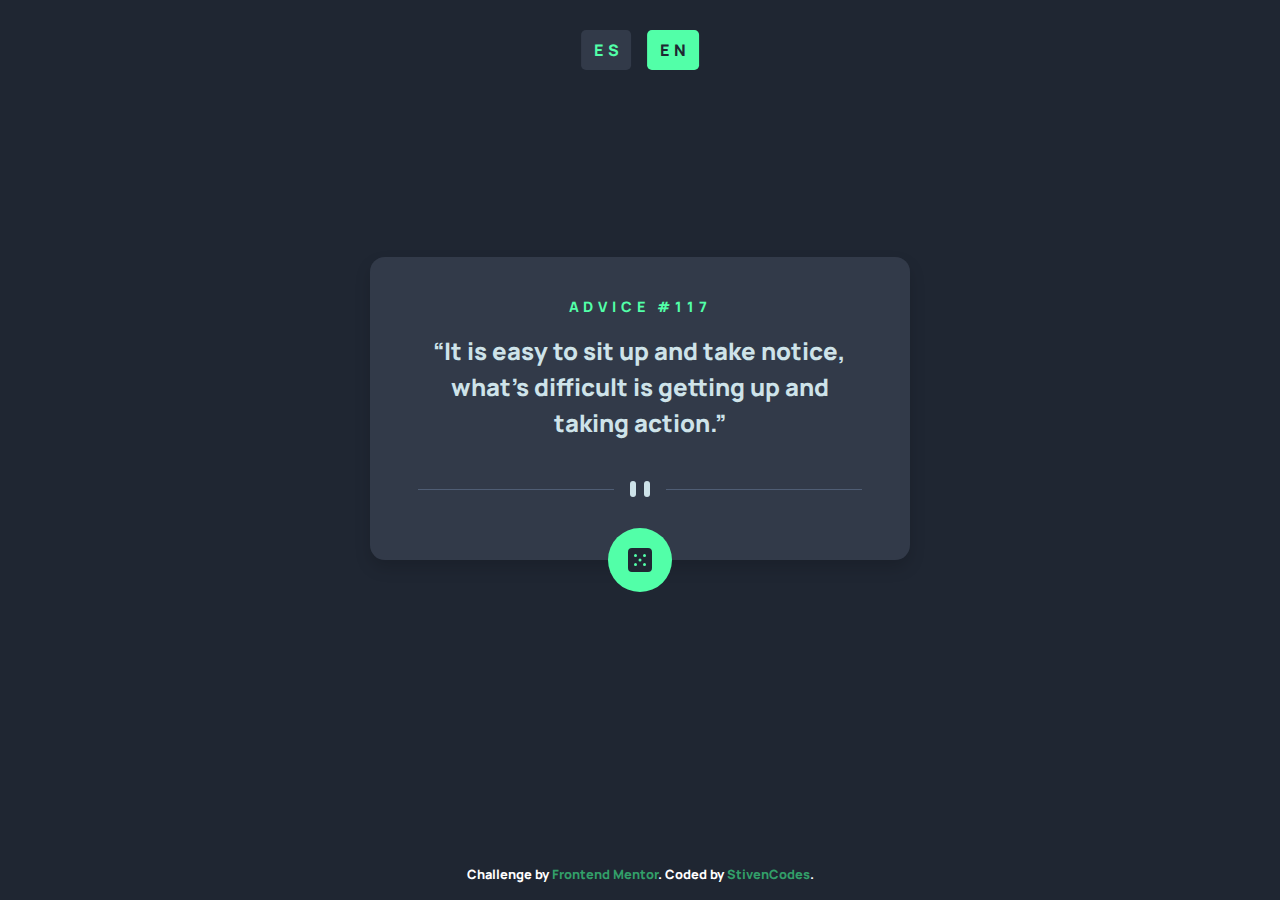
<file: advice-generator-app-main/index.html>
<!DOCTYPE html>
<html lang="en">
	<head>
		<meta charset="UTF-8" />
		<meta name="viewport" content="width=device-width, initial-scale=1.0" />
		<meta name="Author" lang="en" content="StivenCodess" />
		<meta
			name="keywwords"
			content="frontendmentor,
			Frontend,
			Advice generator app,
			StivenCodes,
			StivenCodess,
			Stiven"
		/>
		<meta
			name="description"
			content="Intro component with sign up form Frontendmentor by StivenCodess"
		/>
		<meta name="copyright" content="Copyright © StivenCodess" />
		<link rel="icon" type="image/png" sizes="32x32" href="./images/favicon-32x32.png" />
		<title>Frontend Mentor | Advice generator app</title>
		<link rel="stylesheet" href="reset.css" />
		<link rel="stylesheet" href="index.css" />
		<script defer src="main.js"></script>
	</head>
	<body>
		<div class="language__container" role="article">
			<span class="spanish" role="button">es</span>
			<span class="english active" role="button">en</span>
		</div>
		<main>
			<h1>Advice #<span class="id__advice">117</span></h1>

			<p class="advice">
				“It is easy to sit up and take notice, what's difficult is getting up and taking
				action.”
			</p>
			<picture class="pattern__container">
				<source media="(max-width:500px)" srcset="/images/pattern-divider-mobile.svg" />
				<img src="images/pattern-divider-desktop.svg" alt="pattern" />
			</picture>
			<button class="button" type="button">
				<img src="images/icon-dice.svg" width="24" height="24" alt="icon dice" />
			</button>
		</main>
		<footer class="attribution">
			Challenge by
			<a
				href="https://www.frontendmentor.io/challenges/advice-generator-app-QdUG-13db"
				target="_blank"
				>Frontend Mentor</a
			>. Coded by
			<a href="https://github.com/StivenCodess" target="_blank">StivenCodes</a>.
		</footer>
	</body>
</html>

<!--  -->
</file>
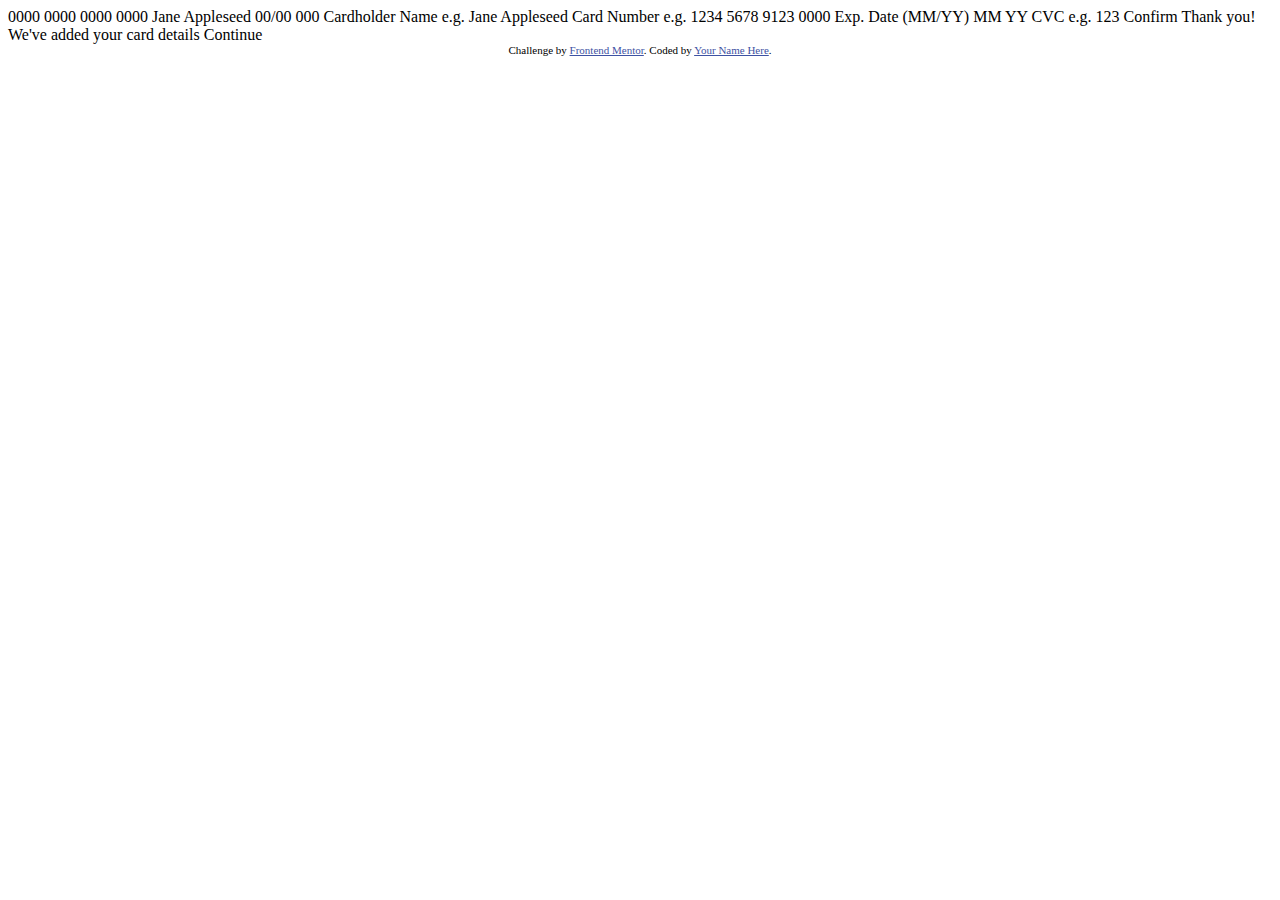
<file: interactive-card-details-form-main/index.html>
<!DOCTYPE html>
<html lang="en">
<head>
  <meta charset="UTF-8">
  <meta name="viewport" content="width=device-width, initial-scale=1.0"> <!-- displays site properly based on user's device -->

  <link rel="icon" type="image/png" sizes="32x32" href="./images/favicon-32x32.png">
  
  <title>Frontend Mentor | Interactive card details form</title>

  <!-- Feel free to remove these styles or customise in your own stylesheet 👍 -->
  <style>
    .attribution { font-size: 11px; text-align: center; }
    .attribution a { color: hsl(228, 45%, 44%); }
  </style>
</head>
<body>

  0000 0000 0000 0000
  Jane Appleseed
  00/00

  000

  Cardholder Name
  e.g. Jane Appleseed

  Card Number
  e.g. 1234 5678 9123 0000

  Exp. Date (MM/YY)
  MM
  YY

  CVC
  e.g. 123

  Confirm

  <!-- Completed state start -->

  Thank you!
  We've added your card details
  Continue
  
  <div class="attribution">
    Challenge by <a href="https://www.frontendmentor.io?ref=challenge" target="_blank">Frontend Mentor</a>. 
    Coded by <a href="#">Your Name Here</a>.
  </div>
</body>
</html>
</file>
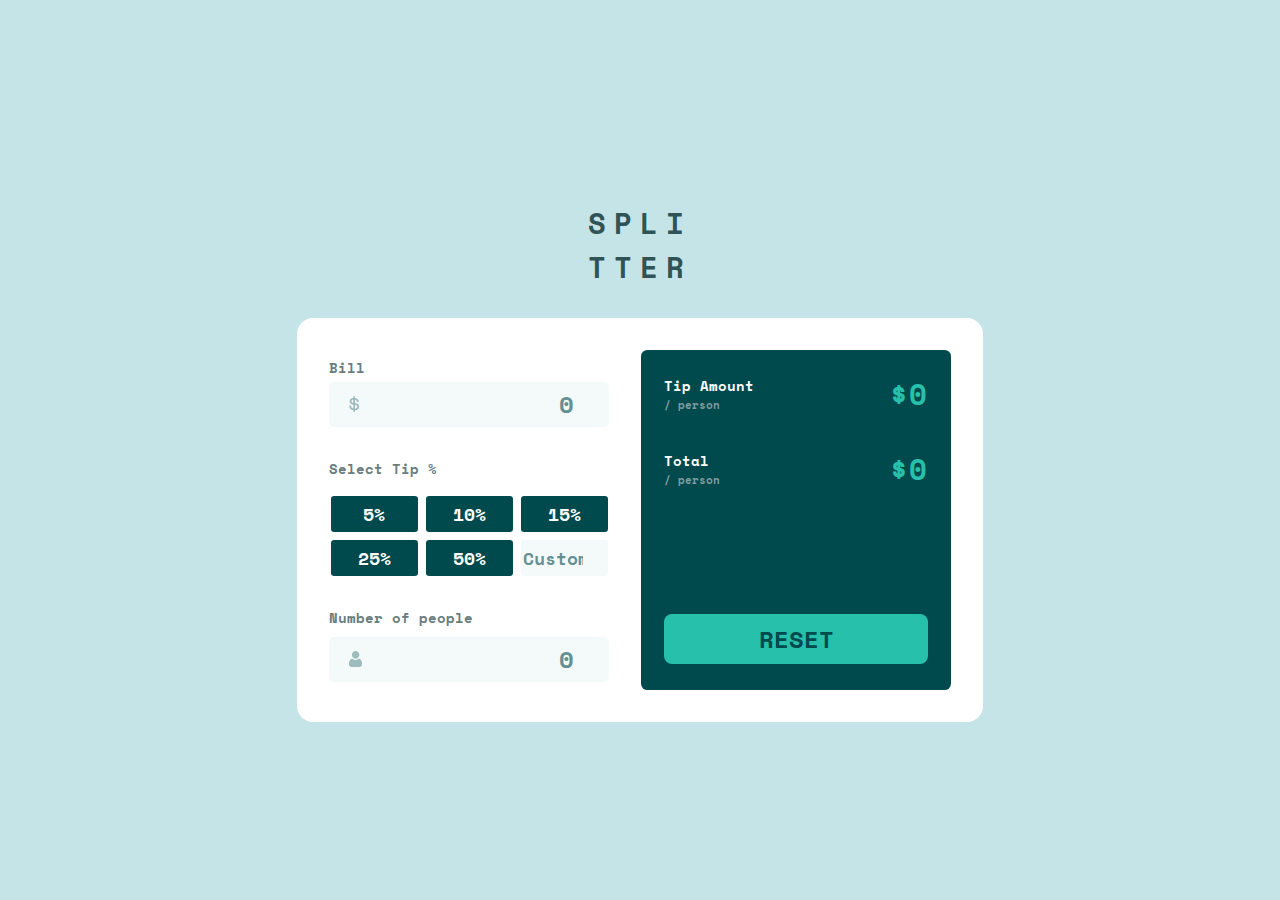
<file: tip-calculator-app-main/index.html>
<!DOCTYPE html>
<html lang="en">
	<head>
		<meta charset="UTF-8" />
		<meta name="viewport" content="width=device-width, initial-scale=1.0" />
		<meta name="Author" lang="en" content="StivenCodess" />
		<meta
			name="keywwords"
			content="frontendmentor,
			Frontend,
			Tip calculator app,
			StivenCodes,
			StivenCodess,
			Stiven"
		/>
		<meta
			name="description"
			content="Tip calculator app Frontendmentor by StivenCodess"
		/>
		<meta name="copyright" content="Copyright © StivenCodess" />
		<link rel="icon" type="image/png" sizes="32x32" href="./images/favicon-32x32.png" />
		<title>Frontend Mentor | Tip calculator app</title>
		<link rel="stylesheet" href="css/reset.css" />
		<link rel="stylesheet" href="css/index.css" />
		<script defer src="main.js"></script>
	</head>
	<body>
		<main>
			<h1>Spli<span>tter</span></h1>
			<section class="tip__container">
				<article class="left__container">
					<article class="bill__container">
						<h2>Bill</h2>
						<div class="input">
							<img src="images/icon-dollar.svg" alt="dollar icon" />
							<input
								class="tip__bill"
								type="number"
								name="bill_value"
								placeholder="0"
								id="bill-input"
							/>
						</div>
					</article>
					<article class="select__container">
						<h2>Select Tip %</h2>
						<div class="select__container__buttons">
							<button type="button">5%</button>
							<button type="button">10%</button>
							<button type="button">15%</button>
							<button type="button">25%</button>
							<button type="button">50%</button>
							<input
								type="number"
								placeholder="Custom"
								name="percentage"
								class="select__custom"
								id="custom-input"
							/>
						</div>
					</article>
					<article class="number__people__container">
						<h2>Number of people</h2>
						<div class="input number__people">
							<span class="error__msg">Can't be Zero</span>
							<img src="images/icon-person.svg" alt="dollar icon" />
							<input
								class="tip__bill"
								type="number"
								name="number_people"
								placeholder="0"
								id="people-input"
							/>
						</div>
					</article>
				</article>
				<article class="results__container">
					<div class="wrap">
						<div class="tip__amount__container">
							<h3>Tip Amount <span class="person">/ person</span></h3>
							<span class="tip__amount" id="tip-amount"> $0 </span>
						</div>
						<div class="total__amount__container">
							<h3>Total <span class="person">/ person</span></h3>
							<span class="total__amount" id="total"> $0 </span>
						</div>
					</div>
					<button class="reset__btn" id="reset-button" type="button">Reset</button>
				</article>
			</section>
		</main>
	</body>
</html>
<!-- <footer class="attribution">
			Challenge by
			<a
				href="https://www.frontendmentor.io/challenges/tip-calculator-app-ugJNGbJUX"
				target="_blank"
				>Frontend Mentor</a
			>. Coded by
			<a href="https://github.com/StivenCodess" target="_blank">StivenCodes</a>.
		</footer> -->
</file>
<file: advice-generator-app-main/index.css>
@font-face {
	font-family: "Manrope";
	src: url(font/Manrope-ExtraBold.ttf) format("truetype");
	font-display: swap;
	font-weight: 800;
}

:root {
	/* Primary */
	--light-Cyan: hsl(193, 38%, 86%);
	--neon-Green: hsl(150, 100%, 66%);

	/* Neutral */
	--grayish-Blue: hsl(217, 19%, 38%);
	--dark-Grayish-Blue: hsl(217, 19%, 24%);
	--dark-Blue: hsl(218, 23%, 16%);

	/* Font */
	--font: "Manrope", sans-serif;
}
body {
	font-family: var(--font);
	background-color: var(--dark-Blue);
	display: grid;
	grid-template-rows: 1fr auto;
	justify-items: center;
	align-items: center;
}
main {
	background-color: var(--dark-Grayish-Blue);
	display: flex;
	flex-direction: column;
	align-items: center;
	justify-content: center;
	padding: 39px 10px;
	border-radius: 0.93rem;
	width: 21.37rem;
	gap: 0.625rem;
	position: relative;
	box-shadow: 0px 8px 16px rgba(0, 0, 0, 0.15);
	max-height: 360px;
}
h1,
span {
	font-size: 0.75rem;
	text-transform: uppercase;
	color: var(--neon-Green);
	letter-spacing: 0.3rem;
}
p {
	font-size: 1.5rem;
	color: var(--light-Cyan);
	width: 18.8rem;
}

h1,
span,
p {
	text-align: center;
}

.pattern__container {
	margin: 1rem 0 1.5rem;
}

button {
	display: grid;
	align-items: center;
	justify-content: center;
	width: 4rem;
	height: 4rem;
	background-color: var(--neon-Green);
	border: none;
	outline: none;
	border-radius: 50%;
	position: absolute;
	bottom: -2rem;
	cursor: pointer;
	transition: filter 0.2s ease-in-out;
}

button:hover {
	filter: drop-shadow(0px 0px 20px var(--neon-Green));
}

.attribution {
	display: block;
	color: white;
	font-size: 0.8rem;
	text-align: center;
	padding: 1rem;
	margin-top: 2rem;
}
.attribution a {
	text-decoration: none;
	color: hsl(150, 52%, 41%);
}
.attribution a:hover {
	color: hsl(150, 100%, 66%);
}

.language__container {
	position: absolute;
	top: 50px;
	left: 50%;
	transform: translate(-50%, -50%);
	-webkit-transform: translate(-50%, -50%);
	-moz-transform: translate(-50%, -50%);
	-ms-transform: translate(-50%, -50%);
	-o-transform: translate(-50%, -50%);
	text-align: center;
	display: flex;
	align-items: center;
	justify-content: center;
	gap: 1rem;
}
.spanish,
.english {
	cursor: pointer;
	text-align: center;
	font-size: 1rem;
	background-color: var(--dark-Grayish-Blue);
	padding: 0.5rem;
	border-radius: 0.3rem;
	-webkit-border-radius: 0.3rem;
	-moz-border-radius: 0.3rem;
	-ms-border-radius: 0.3rem;
	-o-border-radius: 0.3rem;
	padding-left: 0.8rem;
}
.spanish:hover,
.english:hover {
	color: var(--dark-Blue);
	background-color: var(--neon-Green);
}

.spanish.active,
.english.active {
	color: var(--dark-Blue);
	background-color: var(--neon-Green);
}

@media screen and (min-width: 560px) {
	main {
		width: 33.75rem;
		gap: 1rem;
	}
	h1,
	span {
		font-size: 0.9rem;
	}
	p {
		width: 27.3rem;
	}
	.pattern__container {
		margin-top: 1.5rem;
	}
}
</file>
<file: tip-calculator-app-main/css/index.css>
@font-face {
	font-family: "SpaceMono";
	src: url(../font/SpaceMono-Bold.ttf) format("truetype");
	font-display: swap;
	font-weight: 700;
}

:root {
	/* Primary */

	--Strong-cyan: hsl(172, 67%, 45%);
	--Strong-cyan-hover: hsl(172, 40%, 70%);

	/* Neutral */

	--Very-dark-cyan: hsl(183, 100%, 15%);
	--Very-dark-cyan-op: hsla(183, 100%, 15%, 0.609);
	--Dark-grayish-cyan: hsl(186, 14%, 43%);
	--Grayish-cyan: hsl(184, 14%, 56%);
	--Light-grayish-cyan: hsl(185, 41%, 84%);
	--Very-light-grayish-cyan: hsl(189, 41%, 97%);
	--White: hsl(0, 0%, 100%);
	--error: #d26b61;
	--title: #305355;
	--sub-titles: #697d7e;
	--font: "SpaceMono", sans-serif;
}

body {
	background-color: var(--Light-grayish-cyan);
	font-family: var(--font);
	text-align: center;
}

main {
	max-height: 100%;
}

h1 {
	padding-top: 1.5rem;
}

h1,
span {
	font-size: 1.8rem;
	letter-spacing: 0.5rem;
	text-transform: uppercase;
	color: var(--title);
}

h1 span {
	display: block;
	margin-bottom: 1.8rem;
}

.tip__container {
	width: 100%;
	padding: 2rem;
	padding-bottom: 2.7rem;
	background-color: var(--White);
	border-radius: 2rem 2rem 0 0;
	font-size: 0.65rem;
	text-align: left;
	color: var(--sub-titles);
}

.tip__container h2 {
	margin-bottom: 0.2rem;
}

.tip__bill {
	width: 100%;
	height: 2.8rem;
	background-color: var(--Very-light-grayish-cyan);
	border-radius: 0.3rem;
	text-align: right;
	font-size: 1.5rem;
	padding-right: 20px;
	color: var(--Very-dark-cyan);
}

.tip__bill::placeholder {
	color: var(--Very-dark-cyan-op);
}

.input {
	position: relative;
	margin-bottom: 2rem;
}

.input img {
	position: absolute;
	top: 50%;
	left: 20px;
	transform: translate(0, -50%);
}

.input input:focus {
	border: 1.5px solid var(--Strong-cyan);
}

.select__container__buttons {
	margin-top: 1rem;
	display: grid;
	grid-template-columns: 1fr 1fr;
	gap: 1.3rem;
	justify-items: center;
	align-items: center;
}

.select__container button {
	width: 9.188rem;
	height: 50px;
	background-color: var(--Very-dark-cyan);
	color: var(--White);
	border-radius: 0.5rem;
	font-size: 1.5rem;
	cursor: pointer;
}

.select__container button:hover,
.select__container button:focus,
.select__container button:disabled {
	background-color: var(--Strong-cyan-hover);
	color: var(--Very-dark-cyan);
}

.select__container input {
	width: 9.188rem;
	height: 50px;
	border-radius: 0.5rem;
	font-size: 1.8rem;
	padding-right: 10px;
	text-align: right;
	background-color: var(--Very-light-grayish-cyan);
	color: var(--Very-dark-cyan);
	cursor: pointer;
}

.select__container input:focus {
	border: 1.5px solid var(--Strong-cyan);
}

.select__container input::placeholder {
	color: var(--Very-dark-cyan-op);
}

.number__people__container {
	margin-top: 2rem;
}

.number__people__container div {
	margin-top: 0.5rem;
}

.number__people.error .error__msg {
	display: block;
}

.number__people.error input {
	border: 1.5px solid var(--error);
}

.error__msg {
	display: none;
	right: 0;
	top: -1.7rem;
	position: absolute;
	font-size: 0.8rem;
	text-transform: none;
	letter-spacing: 0px;
	color: var(--error);
}

.results__container {
	margin-top: 2rem;
	height: 262px;
	background-color: var(--Very-dark-cyan);
	border-radius: 1rem;
	padding: 23px 23px 10px 23px;
	display: flex;
	flex-direction: column;
	justify-content: space-around;
}
.results__container h3 {
	font-size: 1rem;
	color: var(--White);
}
.person {
	display: block;
	font-size: 0.8rem;
	letter-spacing: 0px;
	text-transform: none;
	color: var(--Grayish-cyan);
}

.tip__amount__container,
.total__amount__container {
	display: flex;
	justify-content: space-between;
	align-items: center;
}
.tip__amount,
.total__amount {
	color: var(--Strong-cyan);
	letter-spacing: 1px;
	font-size: 2rem;
}
.reset__btn {
	width: 100%;
	height: 50px;
	font-size: 1.5rem;
	color: var(--Very-dark-cyan);
	text-transform: uppercase;
	border-radius: 0.5rem;
	background-color: var(--Strong-cyan);
	cursor: pointer;
}
.reset__btn:hover {
	background-color: var(--Strong-cyan-hover);
}
.wrap {
	display: flex;
	flex-direction: column;
	justify-content: center;
	gap: 2rem;
}
.attribution {
	font-size: 11px;
	text-align: center;
}
.attribution a {
	color: hsl(228, 45%, 44%);
}

@media screen and (min-width: 700px) {
	body {
		display: flex;
		flex-direction: column;
		align-items: center;
		justify-content: center;
	}
	.tip__container {
		display: flex;
		gap: 2rem;
		padding: 0;
		justify-content: space-around;
		align-items: center;
		font-size: 0.6rem;
		padding: 2rem;
		border-radius: 1rem;
	}

	.left__container {
		width: 280px;
		height: 340px;
		display: flex;
		flex-direction: column;
		align-items: center;
		justify-content: space-around;
		gap: 1rem;
	}

	.input {
		margin: 0;
		padding: 0;
	}

	.select__container__buttons {
		width: 100%;
		height: auto;
		margin-top: 01rem;
		display: flex;
		justify-content: center;
		align-items: normal;
		flex-wrap: wrap;
		row-gap: 0.5rem;
		column-gap: 0.5rem;
	}

	.select__container button,
	.select__container input {
		border-radius: 0.2rem;
		width: 87px;
		height: 36px;
		font-size: 1.1rem;
	}

	.number__people__container {
		margin-top: 0;
	}

	.number__people__container div {
		margin-top: 0.5rem;
	}

	.number__people.error .error__msg {
		display: block;
	}
	.results__container {
		margin: 0;
		height: 340px;
		width: 310px;
		min-height: 100%;
		border-radius: 0.4rem;
	}
	.error__msg {
		top: -1.63rem;
		right: 0;
	}

	.results__container {
		justify-content: space-between;
	}

	.tip__amount__container h3,
	.total__amount__container h3 {
		font-size: 0.9rem;
	}

	.tip__amount__container .person,
	.total__amount__container .person {
		font-size: 0.7rem;
	}

	.tip__amount,
	.total__amount {
		font-size: 1.8rem;
	}

	.reset__btn {
		margin-bottom: 1rem;
	}
	.wrap {
		display: flex;
		flex-direction: column;
		justify-content: center;
		gap: 2rem;
	}
}
</file>
